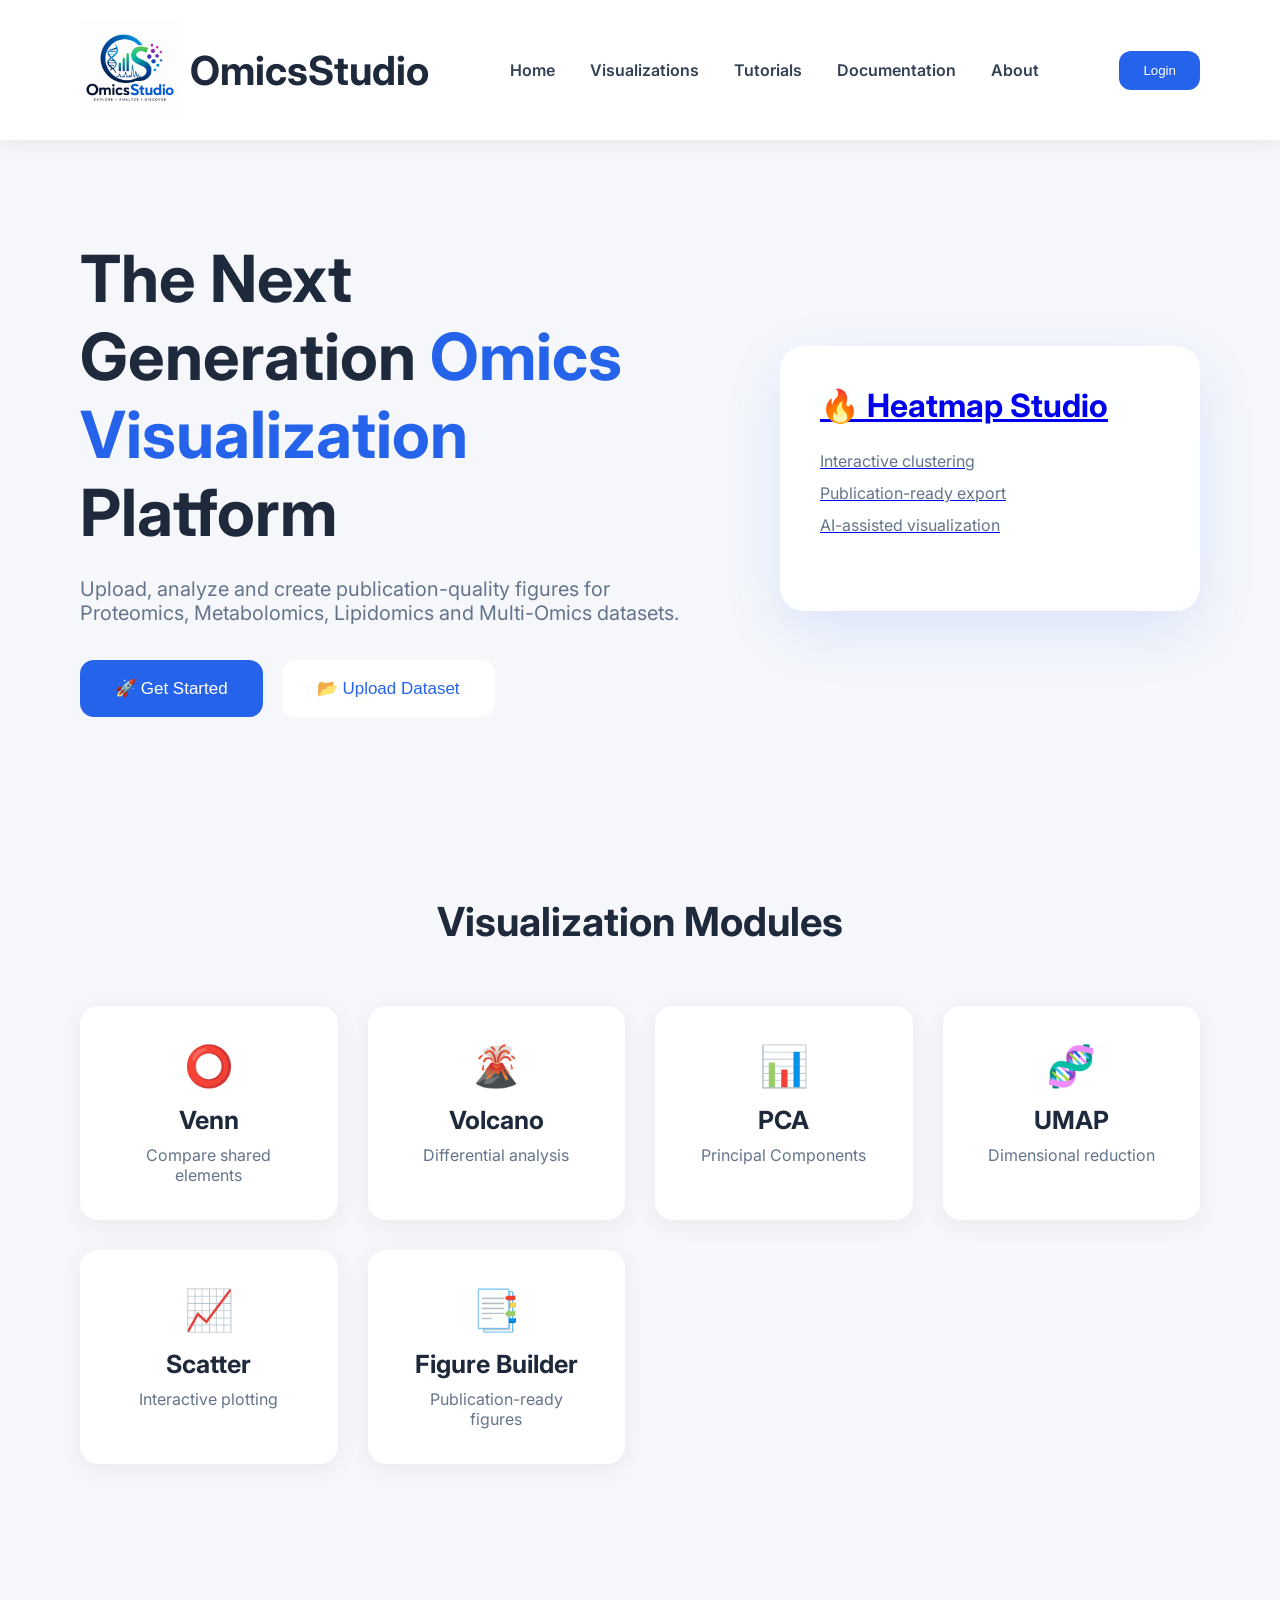
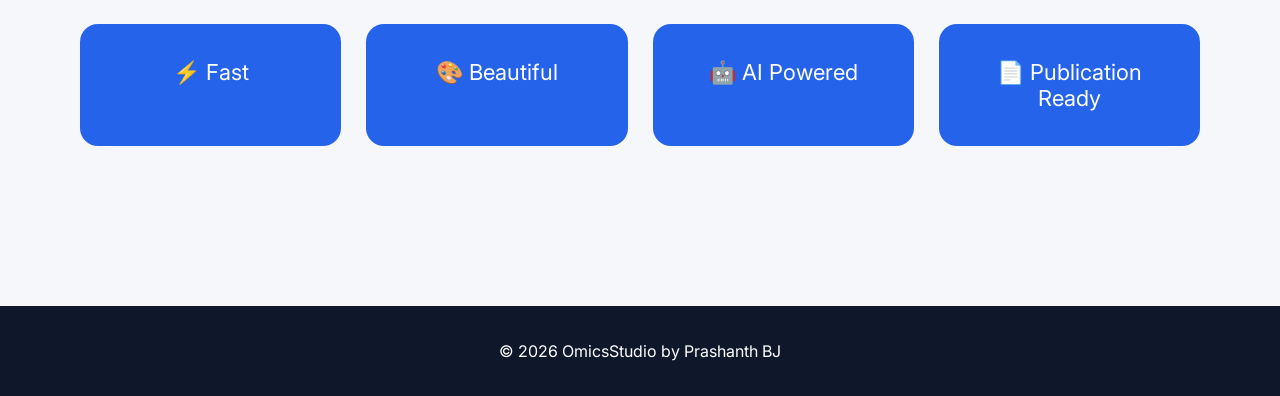
<file: index.html>
<!DOCTYPE html>
<html lang="en">

<head>

    <meta charset="UTF-8">

    <meta name="viewport" content="width=device-width, initial-scale=1.0">

    <title>OmicsStudio</title>

    <!-- Font -->

    <link rel="preconnect" href="https://fonts.googleapis.com">

    <link rel="preconnect" href="https://fonts.gstatic.com" crossorigin>

    <link href="https://fonts.googleapis.com/css2?family=Inter:wght@300;400;500;600;700;800&display=swap" rel="stylesheet">

    <!-- CSS -->

    <link rel="stylesheet" href="css/main.css">

</head>

<body>

<!-- ================= NAVBAR ================= -->

<header>

    <div class="logo">
    <img src="assets/logos/logo.png" alt="OmicsStudio">
    <span>OmicsStudio</span>
</div>

    <nav>

        <a href="#">Home</a>

        <a href="#">Visualizations</a>

        <a href="#">Tutorials</a>

        <a href="#">Documentation</a>

        <a href="#">About</a>

    </nav>

    <div class="nav-buttons">

        <button class="login">Login</button>

    </div>

</header>


<!-- ================= HERO ================= -->

<section class="hero">

    <div class="hero-left">

        <h1>

            The Next Generation

            <span>Omics Visualization</span>

            Platform

        </h1>

        <p>

            Upload, analyze and create publication-quality figures
            for Proteomics, Metabolomics, Lipidomics and Multi-Omics
            datasets.

        </p>

        <div class="hero-buttons">

            <button class="primary">

                🚀 Get Started

            </button>

            <button class="secondary">

                📂 Upload Dataset

            </button>

        </div>

    </div>

        <a href="pages/heatmap.html" class="hero-card">

    <h2>

        🔥 Heatmap Studio

    </h2>

    <p>

        Interactive clustering

        <br>
        Publication-ready export

        <br>
        AI-assisted visualization

    </p>

</a>

    </div>

</section>


<!-- ================= MODULES ================= -->

<section class="modules">

<h2>

Visualization Modules

</h2>

<div class="grid">

<div class="module">

⭕

<h3>Venn</h3>

<p>

Compare shared elements

</p>

</div>

<div class="module">

🌋

<h3>Volcano</h3>

<p>

Differential analysis

</p>

</div>

<div class="module">

📊

<h3>PCA</h3>

<p>

Principal Components

</p>

</div>

<div class="module">

🧬

<h3>UMAP</h3>

<p>

Dimensional reduction

</p>

</div>

<div class="module">

📈

<h3>Scatter</h3>

<p>

Interactive plotting

</p>

</div>

<div class="module">

📑

<h3>Figure Builder</h3>

<p>

Publication-ready figures

</p>

</div>

</div>

</section>


<!-- ================= FEATURES ================= -->

<section class="features">

<div class="feature">

⚡ Fast

</div>

<div class="feature">

🎨 Beautiful

</div>

<div class="feature">

🤖 AI Powered

</div>

<div class="feature">

📄 Publication Ready

</div>

</section>


<!-- ================= FOOTER ================= -->

<footer>

© 2026 OmicsStudio by Prashanth BJ

</footer>

<script src="js/core/app.js"></script>

</body>

</html>
</file>
<file: css/main.css>
*{

margin:0;

padding:0;

box-sizing:border-box;

}

body{

font-family:'Inter',sans-serif;

background:#f5f7fb;

color:#1e293b;

}

header{

display:flex;

justify-content:space-between;

align-items:center;

padding:20px 80px;

background:white;

box-shadow:0 5px 20px rgba(0,0,0,.06);

position:sticky;

top:0;

z-index:999;

}

.logo {
    display: flex;
    align-items: center;
    gap: 10px;
    font-size: 40px;
    font-weight: 700;
}

.logo img {
    width: 100px;
    height: 100px;
    object-fit: contain;
}

nav{

display:flex;

gap:35px;

}

nav a{

text-decoration:none;

color:#334155;

font-weight:600;

}

nav a:hover{

color:#2563eb;

}

.login{

background:#2563eb;

color:white;

border:none;

padding:12px 24px;

border-radius:12px;

cursor:pointer;

}

.hero{

display:flex;

justify-content:space-between;

align-items:center;

padding:100px 80px;

}

.hero-left{

width:55%;

}

.hero-left h1{

font-size:65px;

line-height:1.2;

margin-bottom:25px;

}

.hero-left span{

color:#2563eb;

}

.hero-left p{

font-size:20px;

color:#64748b;

margin-bottom:35px;

}

.hero-buttons button{

padding:18px 35px;

margin-right:15px;

border:none;

border-radius:14px;

cursor:pointer;

font-size:17px;

}

.primary{

background:#2563eb;

color:white;

}

.secondary{

background:white;

border:2px solid #2563eb;

color:#2563eb;

}

/* ===========================
   HERO CARD
=========================== */

.hero-card{

    width:420px;

    padding:40px;

    border-radius:24px;

    background:rgba(255,255,255,.9);

    backdrop-filter:blur(15px);

    box-shadow:
        0 20px 60px rgba(37,99,235,.12);

    transition:.35s;

}

.hero-card:hover{

    transform:translateY(-8px);

    box-shadow:
        0 30px 70px rgba(37,99,235,.20);

}

.hero-card h2{

    font-size:32px;

    margin-bottom:20px;

}

.hero-card p{

    color:#64748b;

    line-height:2;

    margin-bottom:30px;

}

.hero-card .primary{

    display:inline-block;

    text-decoration:none;

    padding:14px 24px;

}



/******

*********************/

.modules{

padding:80px;

}

.modules h2{

text-align:center;

font-size:40px;

margin-bottom:60px;

}

.grid{

display:grid;

grid-template-columns:repeat(auto-fit,minmax(250px,1fr));

gap:30px;

}

.module{

background:white;

padding:35px;

border-radius:18px;

text-align:center;

font-size:40px;

box-shadow:0 5px 25px rgba(0,0,0,.06);

transition:.3s;

cursor:pointer;

}

.module:hover{

transform:translateY(-10px);

}

.module h3{

font-size:25px;

margin-top:15px;

}

.module p{

font-size:16px;

color:#64748b;

margin-top:10px;

}

.features{

display:grid;

grid-template-columns:repeat(4,1fr);

padding:80px;

gap:25px;

}

.feature{

background:#2563eb;

color:white;

padding:35px;

text-align:center;

font-size:22px;

border-radius:18px;

}

footer{

padding:35px;

text-align:center;

background:#0f172a;

color:white;

margin-top:80px;

}

.dashboard{

display:grid;

grid-template-columns:340px 1fr;

gap:30px;

margin-top:40px;

}

.left-panel{

display:flex;

flex-direction:column;

gap:25px;

}

.right-panel{

display:flex;

flex-direction:column;

gap:25px;

}

.card{

background:white;

padding:25px;

border-radius:18px;

box-shadow:0 10px 30px rgba(0,0,0,.08);

}

.card h2{

margin-bottom:20px;

}

.upload-area{

border:2px dashed #cbd5e1;

padding:35px;

border-radius:16px;

text-align:center;

}

.upload-icon{

font-size:60px;

margin-bottom:15px;

}

.upload-area input{

margin:20px 0;

width:100%;

}

.demo-btn{

margin-top:20px;

width:100%;

}

.recent-list{

list-style:none;

}

.recent-list li{

padding:12px;

border-bottom:1px solid #e5e7eb;

color:#475569;

}

.dataset-info{

display:grid;

grid-template-columns:repeat(4,1fr);

gap:20px;

text-align:center;

}

.dataset-info div{

background:#f8fafc;

padding:20px;

border-radius:12px;

}

.preview-table {
    width: 100%;
    max-height: 500px;
    overflow-y: auto;
    overflow-x: auto;
    border: 1px solid #e2e8f0;
    border-radius: 10px;
}

.preview-table table {
    width: max-content;
    min-width: 100%;
    border-collapse: collapse;
}

.preview-table th,
.preview-table td {
    padding: 10px 14px;
    white-space: nowrap;
    border-bottom: 1px solid #e2e8f0;
}

.preview-table th {
    position: sticky;
    top: 0;
    background: white;
    z-index: 2;
}

.continue-section{
    margin-top:30px;
    display:flex;
    justify-content:flex-end;
}

.generate-btn{
    background:#2563eb;
    color:white;
    border:none;
    padding:16px 35px;
    border-radius:12px;
    cursor:pointer;
    font-size:18px;
    font-weight:600;
    transition:.3s;
}

.generate-btn:hover{
    background:#1d4ed8;
}

.heatmap-card{
    margin-top:30px;
}

#heatmapPlot{
    width:100%;
    height:700px;
}

.builder{

display:grid;

grid-template-columns:320px 1fr;

gap:30px;

padding:40px 60px;

}

.left-tools{

display:flex;

flex-direction:column;

gap:20px;

}

.tool-card{

background:white;

padding:20px;

border-radius:16px;

box-shadow:0 5px 20px rgba(0,0,0,.08);

}

.tool-card h3{

margin-bottom:15px;

}

.tool-card select{

width:100%;

padding:12px;

border-radius:10px;

border:1px solid #d1d5db;

}

.tool-card button{

margin-top:10px;

padding:10px 18px;

border:none;

background:#2563eb;

color:white;

border-radius:10px;

cursor:pointer;

margin-right:8px;

}

.viewer{

background:white;

border-radius:20px;

box-shadow:0 5px 25px rgba(0,0,0,.08);

overflow:hidden;

}

.viewer-toolbar{

display:flex;

gap:10px;

padding:15px;

background:#f8fafc;

border-bottom:1px solid #e5e7eb;

}

.viewer-toolbar button{

padding:10px 18px;

border:none;

background:#2563eb;

color:white;

border-radius:8px;

cursor:pointer;

}

#heatmapViewer{

height:850px;

display:flex;

align-items:center;

justify-content:center;

font-size:28px;

color:#94a3b8;

}

.paste-section {
    margin-top: 20px;
    text-align: center;
}

.paste-section p {
    color: #64748b;
    margin-bottom: 10px;
}

#pasteData {
    width: 100%;
    min-height: 180px;
    padding: 14px;
    border: 1px solid #cbd5e1;
    border-radius: 10px;
    resize: vertical;
    font-family: monospace;
    font-size: 14px;
    box-sizing: border-box;
}

#loadPasteBtn {
    margin-top: 12px;
    padding: 10px 18px;
    border: none;
    border-radius: 8px;
    cursor: pointer;
}

#heatmapPlot {
    width: 50%;
    margin: 0 Center;
}

/* =======================================
   COLOR PALETTE SELECTOR
======================================= */

.palette-selector {
    display: flex;
    align-items: center;
    gap: 8px;
}


.palette-dropdown {
    position: relative;
    width: 220px;
}


.palette-selected {
    width: 100%;
    height: 36px;

    display: flex;
    align-items: center;
    gap: 10px;

    padding: 5px 10px;

    background: white;

    border: 1px solid #ccc;
    border-radius: 6px;

    cursor: pointer;

    font-size: 13px;
}


.palette-selected:hover {
    border-color: #888;
}


.palette-arrow {
    margin-left: auto;
    font-size: 10px;
}


.palette-preview {
    width: 70px;
    height: 14px;

    display: inline-block;

    border-radius: 3px;

    flex-shrink: 0;
}


.palette-menu {
    position: absolute;

    top: calc(100% + 4px);
    left: 0;

    width: 260px;

    max-height: 400px;

    overflow-y: auto;

    background: white;

    border: 1px solid #ccc;

    border-radius: 7px;

    box-shadow:
        0 6px 20px rgba(0,0,0,0.15);

    padding: 6px;

    z-index: 9999;

    display: none;
}


.palette-menu.show {
    display: block;
}


.palette-group-title {
    font-size: 11px;

    font-weight: 600;

    color: #777;

    padding:
        8px
        8px
        5px;

    text-transform: uppercase;
}


.palette-option {
    display: flex;

    align-items: center;

    gap: 10px;

    padding: 7px 8px;

    border-radius: 5px;

    cursor: pointer;

    font-size: 13px;
}


.palette-option:hover {
    background: #f2f2f2;
}


/* =======================================
   PALETTE COLORS
======================================= */

.palette-RdBu {
    background:
        linear-gradient(
            to right,
            #67001f,
            #f7f7f7,
            #053061
        );
}


.palette-RdYlBu {
    background:
        linear-gradient(
            to right,
            #d73027,
            #ffffbf,
            #2166ac
        );
}


.palette-BlueYellowRed {
    background:
        linear-gradient(
            to right,
            #0066ff,
            #ffff00,
            #ff0000
        );
}


.palette-PurpleYellowGreen {
    background:
        linear-gradient(
            to right,
            #7b2cff,
            #ffff00,
            #00a651
        );
}


.palette-BlueOrange {
    background:
        linear-gradient(
            to right,
            #0057ff,
            #ffffff,
            #ff4500
        );
}


.palette-PinkGreen {
    background:
        linear-gradient(
            to right,
            #d000ff,
            #ffffff,
            #00a651
        );
}


.palette-RedCyan {
    background:
        linear-gradient(
            to right,
            #e60000,
            #ffffff,
            #00a6a6
        );
}


.palette-MagentaGreen {
    background:
        linear-gradient(
            to right,
            #cc00ff,
            #ffffff,
            #00aa00
        );
}


.palette-TealOrange {
    background:
        linear-gradient(
            to right,
            #008c95,
            #ffffff,
            #ff6600
        );
}


.palette-VioletOrange {
    background:
        linear-gradient(
            to right,
            #5e00ff,
            #ffffff,
            #ff4500
        );
}


.palette-Viridis {
    background:
        linear-gradient(
            to right,
            #440154,
            #21918c,
            #fde725
        );
}


.palette-Plasma {
    background:
        linear-gradient(
            to right,
            #0d0887,
            #cc4778,
            #f0f921
        );
}


.palette-Inferno {
    background:
        linear-gradient(
            to right,
            #000004,
            #bc3754,
            #fcffa4
        );
}


.palette-Magma {
    background:
        linear-gradient(
            to right,
            #000004,
            #b73779,
            #fcfdbf
        );
}


.palette-Cividis {
    background:
        linear-gradient(
            to right,
            #00204c,
            #7c7b78,
            #fee838
        );
}
</file>
